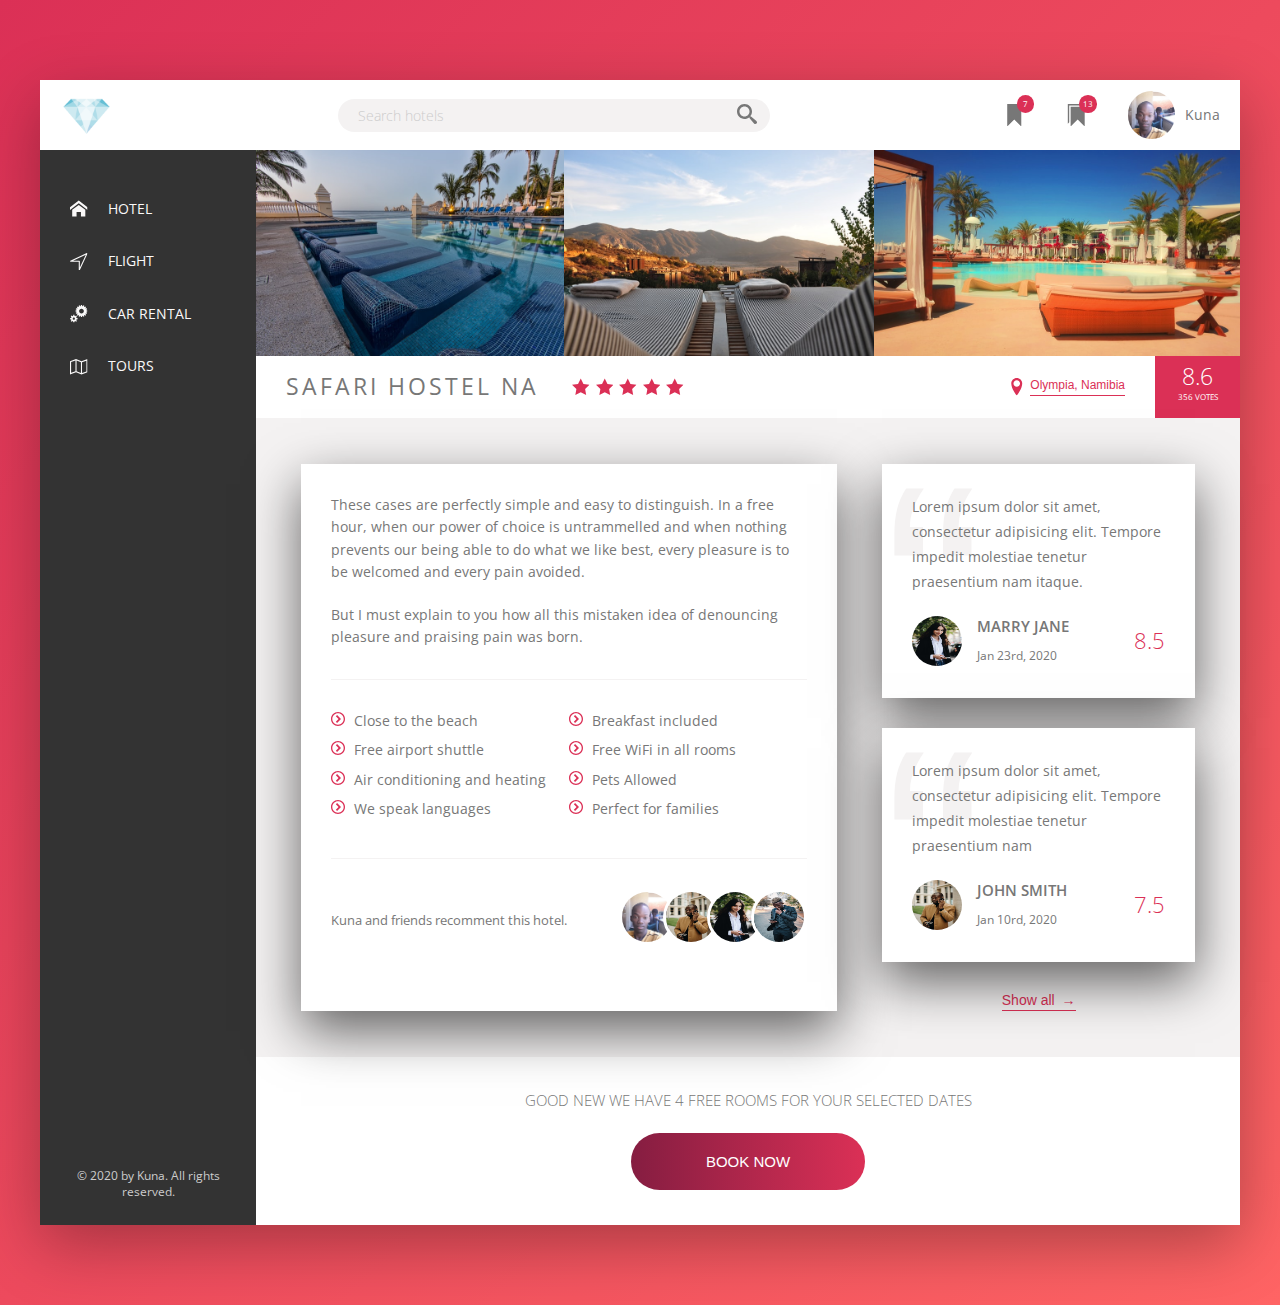
<file: flex-box/index.html>
<!DOCTYPE html>
<html lang="en">
<head>
    <meta charset="UTF-8">
    <meta name="viewport" content="width=device-width, initial-scale=1.0">
    <meta http-equiv="X-UA-Compatible" content="ie=edge">
    <link href="https://fonts.googleapis.com/css?family=Open+Sans:300i,400,600,700&display=swap" rel="stylesheet">
    <link rel="stylesheet" href="css/style.css">
    <title>Flex-Box in Action</title>
</head>
<body>
  <div class="container">
    <header class="header">
      <img src="img/diamond.png" alt="Logo" class="logo">

      <form action="#" class="search">
        <input type="text" class="search__input" placeholder="Search hotels">
        <button class="search__button">
          <svg class="search__icon">
            <use xlink:href="img/sprite.svg#icon-search"></use>
          </svg>
        </button>
      </form>

      <nav class="user-nav">
        <div class="user-nav_icon-box">
          <svg class="user-nav__icon">
            <use xlink:href="img/sprite.svg#icon-bookmark"></use>
          </svg>
          <span class="user-nav_notification">7</span>
        </div>
        <div class="user-nav_icon-box">
          <svg class="user-nav__icon">
            <use xlink:href="img/sprite.svg#icon-bookmarks"></use>
          </svg>
          <span class="user-nav_notification">13</span>
        </div>
        <div class="user-nav__user">
          <img src="img/photo.jpg" alt="photo" class="user-nav__user-photo">
          <span class="span-nav__use-name">Kuna</span>
        </div>
      </nav>
    </header>

    <div class="content">
      <nav class="sidebar">
        <ul class="side-nav">
          <li class="side-nav__item">
            <a href="#" class="side-nav__link active">
              <svg class="side-nav__icon">
                <use xlink:href="img/sprite.svg#icon-home"></use>
              </svg>
              <span>Hotel</span>
            </a>
          </li>

          <li class="side-nav__item">
            <a href="#" class="side-nav__link">
              <svg class="side-nav__icon">
                <use xlink:href="img/sprite.svg#icon-compass"></use>
              </svg>
              <span>Flight</span>
            </a>
          </li>

          <li class="side-nav__item">
            <a href="#" class="side-nav__link">
              <svg class="side-nav__icon">
                <use xlink:href="img/sprite.svg#icon-cogs"></use>
              </svg>
              <span>Car rental</span>
            </a>
          </li>

          <li class="side-nav__item">
            <a href="#" class="side-nav__link">
              <svg class="side-nav__icon">
                <use xlink:href="img/sprite.svg#icon-map2"></use>
              </svg>
              <span>Tours</span>
            </a>
          </li>
        </ul>

        <div class="legal">
          &copy; 2020 by Kuna. All rights reserved.
        </div>

      </nav>
      <main class="hotel-view">
        <div class="gallery">
          <figure class="gallery__item">
            <img src="img/hotel-1.jpg" alt="hotel 1" class="gallery__photo">
          </figure>
          <figure class="gallery__item">
            <img src="img/hotel-0.jpg" alt="hotel 2" class="gallery__photo">
          </figure>
          <figure class="gallery__item">
            <img src="img/hotel-5.jpg" alt="hotel 3" class="gallery__photo">
          </figure>
        </div>

        <div class="overview">
          <h1 class="overview__heading">
            Safari Hostel NA
          </h1>
          <div class="overview__stars">
            <svg class="overview__icon-star">
              <use xlink:href="img/sprite.svg#icon-star-full"></use>
            </svg>
            <svg class="overview__icon-star">
              <use xlink:href="img/sprite.svg#icon-star-full"></use>
            </svg>
            <svg class="overview__icon-star">
              <use xlink:href="img/sprite.svg#icon-star-full"></use>
            </svg>
            <svg class="overview__icon-star">
              <use xlink:href="img/sprite.svg#icon-star-full"></use>
            </svg>
            <svg class="overview__icon-star">
              <use xlink:href="img/sprite.svg#icon-star-full"></use>
            </svg>
          </div>
          <div class="overview__location">
            <svg class="overview__icon-location">
              <use xlink:href="img/sprite.svg#icon-location"></use>
            </svg>
            <button class="btn-inline">Olympia, Namibia</button>
          </div>
          <div class="overview__rating">
            <div class="overview__rating--average">8.6</div>
            <div class="overview__rating-count">356 votes</div>
          </div>
        </div>

        <div class="detail">
          <div class="description">
            <p class="paragraph">
              These cases are perfectly simple and easy to distinguish. In a free hour, when our power of choice is untrammelled and when nothing prevents our being able to do what we like best, every pleasure is to be welcomed and every pain avoided.
            </p>
            <p class="paragraph">
              But I must explain to you how all this mistaken idea of denouncing pleasure and praising pain was born.
            </p>
            <ul class="list">
              <li class="list__item">Close to the beach</li>
              <li class="list__item">Breakfast  included</li>
              <li class="list__item">Free airport shuttle</li>
              <li class="list__item">Free WiFi in all rooms</li>
              <li class="list__item">Air conditioning and heating</li>
              <li class="list__item">Pets Allowed</li>
              <li class="list__item">We speak languages</li>
              <li class="list__item">Perfect for families</li>
            </ul>
            <div class="recommend">
              <p class="recommend__count">
                Kuna and friends recomment this hotel.
              </p>
              <div class="recommend__friends">
                <img src="img/photo.jpg" alt="photo" class="recommend__photo">
                <img src="img/photo-4.jpg" alt="photo" class="recommend__photo">
                <img src="img/photo-2.jpg" alt="photo" class="recommend__photo">
                <img src="img/photo-5.jpg" alt="photo" class="recommend__photo">
              </div>
            </div>
          </div>
          <div class="user-reviews">
            <figure class="review">
              <blockquote class="review__text">
                Lorem ipsum dolor sit amet, consectetur adipisicing elit. Tempore impedit molestiae tenetur praesentium nam itaque.
              </blockquote>
              <figcaption class="review__user">
                <img src="img/photo-2.jpg" alt="" class="review__photo">
                <div class="review__user-box">
                  <p class="review__user-name">Marry Jane</p>
                  <p class="review__user-date">Jan 23rd, 2020</p>
                </div>
                <div class="review__rating">8.5</div>
              </figcaption>
            </figure>
            <figure class="review">
              <blockquote class="review__text">
                Lorem ipsum dolor sit amet, consectetur adipisicing elit. Tempore impedit molestiae tenetur praesentium nam
              </blockquote>
              <figcaption class="review__user">
                <img src="img/photo-4.jpg" alt="" class="review__photo">
                <div class="review__user-box">
                  <p class="review__user-name">John Smith</p>
                  <p class="review__user-date">Jan 10rd, 2020</p>
                </div>
                <div class="review__rating">7.5</div>
              </figcaption>
            </figure>
            <button class="btn-inline span-btn">Show all <span class="span-btn">&rarr;</span></button>
          </div>
        </div>
        <div class="cta">
          <h2 class="cta__book-now">
            Good new we have 4 free rooms for your selected dates
          </h2>
          <button class="btn">
            <span class="btn__visible">Book now</span>
            <span class="btn__invisible">Only 4 rooms left</span>
          </button>
        </div>
      </main>
    </div>
  </div>
</body>
</html>
</file>
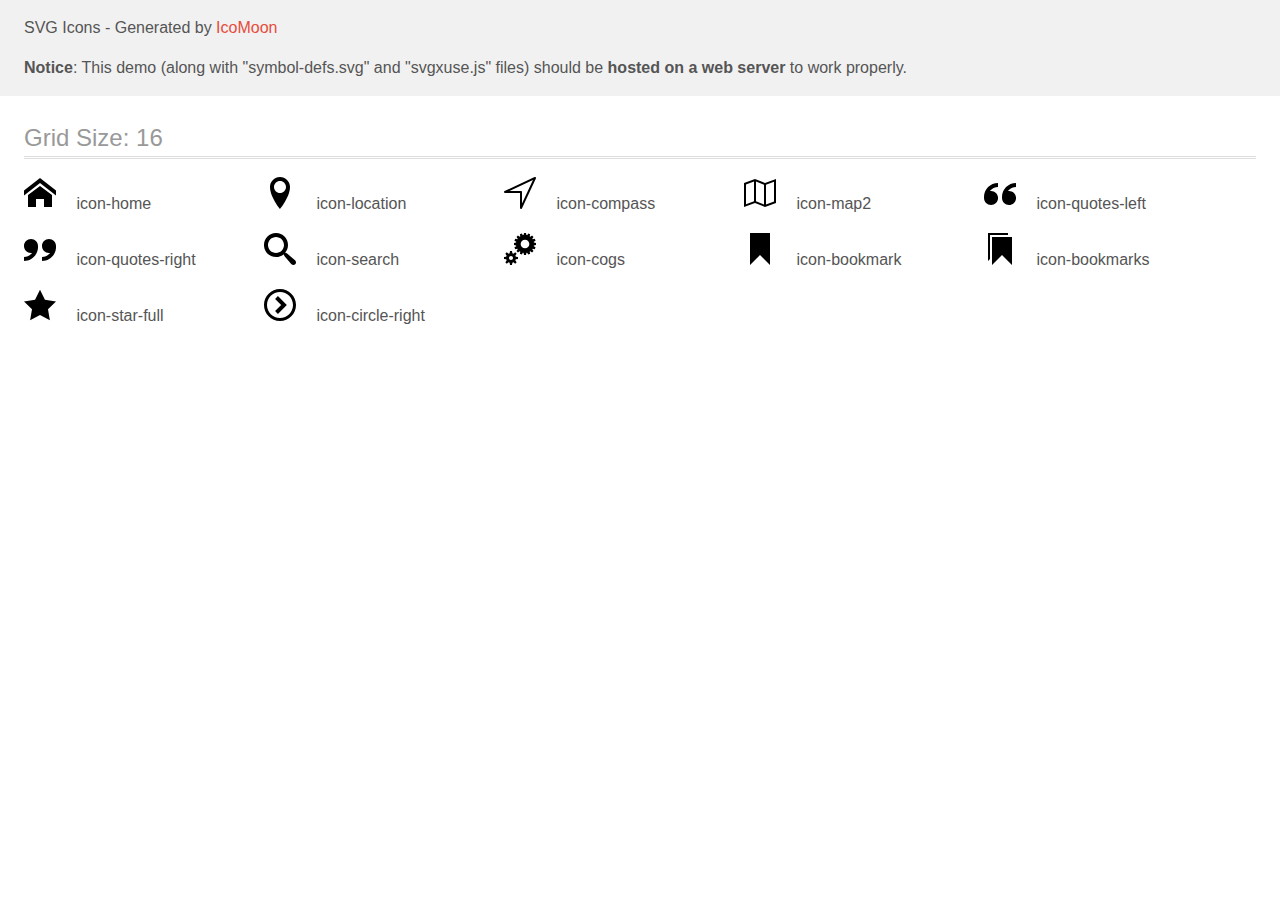
<file: flex-box/icomoon/demo-external-svg.html>
<!doctype html>
<html>
<head>
    <title>IcoMoon - SVG Icons</title>
    <meta charset="utf-8">
    <meta name="viewport" content="width=device-width, initial-scale=1">
    <link rel="stylesheet" href="demo-files/demo.css">
    <link rel="stylesheet" href="style.css">
</head>
<body>
<header class="bgc1 clearfix">
<div class="mhl">
    <p>SVG Icons - Generated by <a href="https://icomoon.io/app">IcoMoon</a></p><p><strong>Notice</strong>: This demo (along with "symbol-defs.svg" and "svgxuse.js" files) should be <b>hosted on a web server</b> to work properly.</p>
</div>
</header>
    <div class="clearfix mhl ptl">
        <h1 class="mvm mtn fgc1">Grid Size: 16</h1>
        <div class="glyph fs1">
            <div class="clearfix pbs">
                <svg class="icon icon-home"><use xlink:href="symbol-defs.svg#icon-home"></use></svg><span class="name"> icon-home</span>
            </div>
        </div>
        <div class="glyph fs1">
            <div class="clearfix pbs">
                <svg class="icon icon-location"><use xlink:href="symbol-defs.svg#icon-location"></use></svg><span class="name"> icon-location</span>
            </div>
        </div>
        <div class="glyph fs1">
            <div class="clearfix pbs">
                <svg class="icon icon-compass"><use xlink:href="symbol-defs.svg#icon-compass"></use></svg><span class="name"> icon-compass</span>
            </div>
        </div>
        <div class="glyph fs1">
            <div class="clearfix pbs">
                <svg class="icon icon-map2"><use xlink:href="symbol-defs.svg#icon-map2"></use></svg><span class="name"> icon-map2</span>
            </div>
        </div>
        <div class="glyph fs1">
            <div class="clearfix pbs">
                <svg class="icon icon-quotes-left"><use xlink:href="symbol-defs.svg#icon-quotes-left"></use></svg><span class="name"> icon-quotes-left</span>
            </div>
        </div>
        <div class="glyph fs1">
            <div class="clearfix pbs">
                <svg class="icon icon-quotes-right"><use xlink:href="symbol-defs.svg#icon-quotes-right"></use></svg><span class="name"> icon-quotes-right</span>
            </div>
        </div>
        <div class="glyph fs1">
            <div class="clearfix pbs">
                <svg class="icon icon-search"><use xlink:href="symbol-defs.svg#icon-search"></use></svg><span class="name"> icon-search</span>
            </div>
        </div>
        <div class="glyph fs1">
            <div class="clearfix pbs">
                <svg class="icon icon-cogs"><use xlink:href="symbol-defs.svg#icon-cogs"></use></svg><span class="name"> icon-cogs</span>
            </div>
        </div>
        <div class="glyph fs1">
            <div class="clearfix pbs">
                <svg class="icon icon-bookmark"><use xlink:href="symbol-defs.svg#icon-bookmark"></use></svg><span class="name"> icon-bookmark</span>
            </div>
        </div>
        <div class="glyph fs1">
            <div class="clearfix pbs">
                <svg class="icon icon-bookmarks"><use xlink:href="symbol-defs.svg#icon-bookmarks"></use></svg><span class="name"> icon-bookmarks</span>
            </div>
        </div>
        <div class="glyph fs1">
            <div class="clearfix pbs">
                <svg class="icon icon-star-full"><use xlink:href="symbol-defs.svg#icon-star-full"></use></svg><span class="name"> icon-star-full</span>
            </div>
        </div>
        <div class="glyph fs1">
            <div class="clearfix pbs">
                <svg class="icon icon-circle-right"><use xlink:href="symbol-defs.svg#icon-circle-right"></use></svg><span class="name"> icon-circle-right</span>
            </div>
        </div>
  </div>
<script defer src="svgxuse.js"></script>
</body>
</html>
</file>
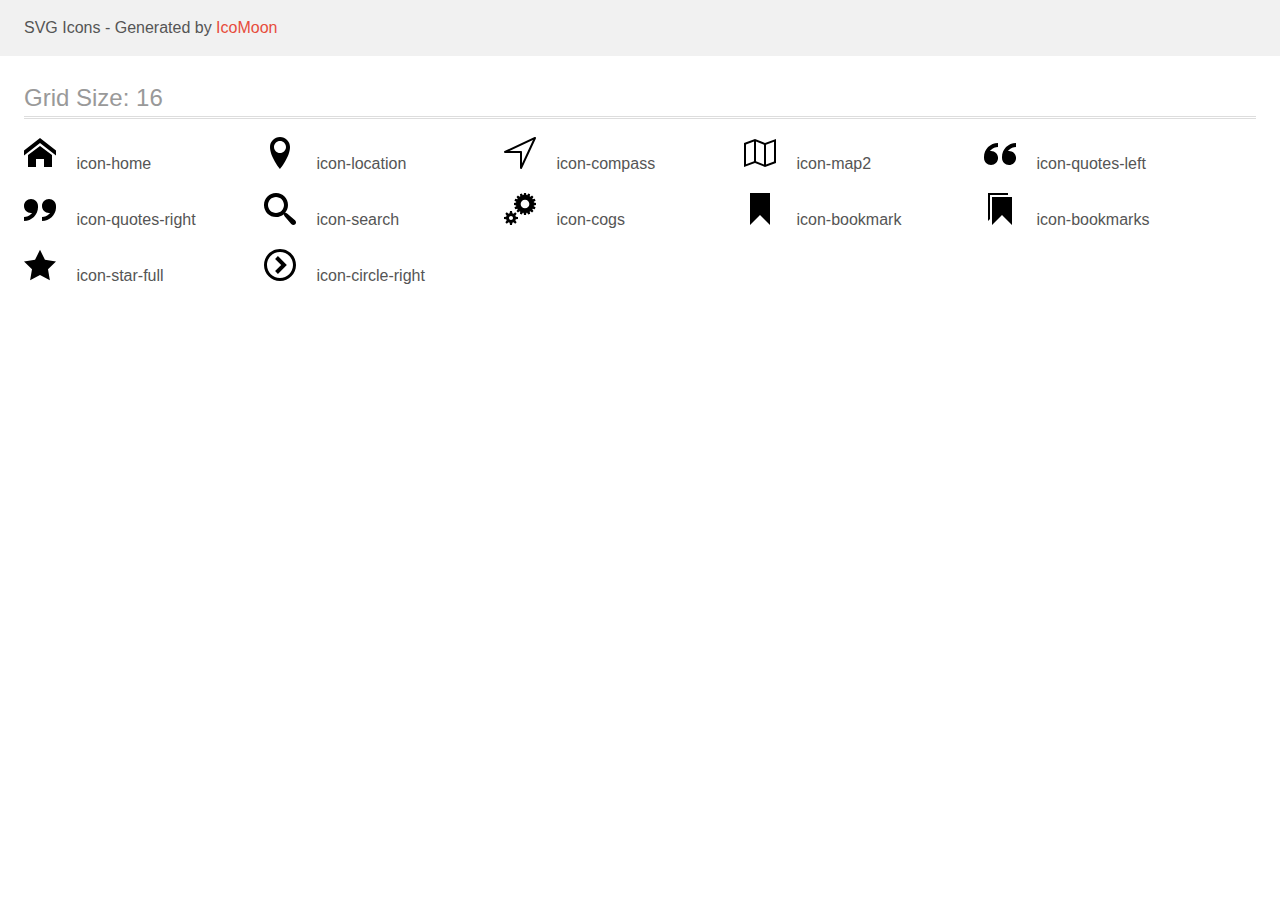
<file: flex-box/icomoon/demo.html>
<!doctype html>
<html>
<head>
    <title>IcoMoon - SVG Icons</title>
    <meta charset="utf-8">
    <meta name="viewport" content="width=device-width, initial-scale=1">
    <link rel="stylesheet" href="demo-files/demo.css">
    <link rel="stylesheet" href="style.css">
</head>
<body>
<svg aria-hidden="true" style="position: absolute; width: 0; height: 0; overflow: hidden;" version="1.1" xmlns="http://www.w3.org/2000/svg" xmlns:xlink="http://www.w3.org/1999/xlink">
<defs>
<symbol id="icon-home" viewBox="0 0 32 32">
<title>home</title>
<path d="M32 18.451l-16-12.42-16 12.42v-5.064l16-12.42 16 12.42zM28 18v12h-8v-8h-8v8h-8v-12l12-9z"></path>
</symbol>
<symbol id="icon-location" viewBox="0 0 32 32">
<title>location</title>
<path d="M16 0c-5.523 0-10 4.477-10 10 0 10 10 22 10 22s10-12 10-22c0-5.523-4.477-10-10-10zM16 16c-3.314 0-6-2.686-6-6s2.686-6 6-6 6 2.686 6 6-2.686 6-6 6z"></path>
</symbol>
<symbol id="icon-compass" viewBox="0 0 32 32">
<title>compass</title>
<path d="M17 32c-0.072 0-0.144-0.008-0.217-0.024-0.458-0.102-0.783-0.507-0.783-0.976v-15h-15c-0.469 0-0.875-0.326-0.976-0.783s0.129-0.925 0.553-1.123l30-14c0.381-0.178 0.833-0.098 1.13 0.199s0.377 0.749 0.199 1.13l-14 30c-0.167 0.358-0.524 0.577-0.906 0.577zM5.508 14h11.492c0.552 0 1 0.448 1 1v11.492l10.931-23.423-23.423 10.931z"></path>
</symbol>
<symbol id="icon-map2" viewBox="0 0 32 32">
<title>map2</title>
<path d="M21 6l-10-4-11 4v24l11-4 10 4 11-4v-24l-11 4zM12 4.554l8 3.2v19.692l-8-3.2v-19.692zM2 7.401l8-2.909v19.744l-8 2.909v-19.744zM30 24.599l-8 2.909v-19.744l8-2.909v19.744z"></path>
</symbol>
<symbol id="icon-quotes-left" viewBox="0 0 32 32">
<title>quotes-left</title>
<path d="M7.031 14c3.866 0 7 3.134 7 7s-3.134 7-7 7-7-3.134-7-7l-0.031-1c0-7.732 6.268-14 14-14v4c-2.671 0-5.182 1.040-7.071 2.929-0.364 0.364-0.695 0.751-0.995 1.157 0.357-0.056 0.724-0.086 1.097-0.086zM25.031 14c3.866 0 7 3.134 7 7s-3.134 7-7 7-7-3.134-7-7l-0.031-1c0-7.732 6.268-14 14-14v4c-2.671 0-5.182 1.040-7.071 2.929-0.364 0.364-0.695 0.751-0.995 1.157 0.358-0.056 0.724-0.086 1.097-0.086z"></path>
</symbol>
<symbol id="icon-quotes-right" viewBox="0 0 32 32">
<title>quotes-right</title>
<path d="M25 20c-3.866 0-7-3.134-7-7s3.134-7 7-7 7 3.134 7 7l0.031 1c0 7.732-6.268 14-14 14v-4c2.671 0 5.182-1.040 7.071-2.929 0.364-0.364 0.695-0.75 0.995-1.157-0.357 0.056-0.724 0.086-1.097 0.086zM7 20c-3.866 0-7-3.134-7-7s3.134-7 7-7 7 3.134 7 7l0.031 1c0 7.732-6.268 14-14 14v-4c2.671 0 5.182-1.040 7.071-2.929 0.364-0.364 0.695-0.75 0.995-1.157-0.357 0.056-0.724 0.086-1.097 0.086z"></path>
</symbol>
<symbol id="icon-search" viewBox="0 0 32 32">
<title>search</title>
<path d="M31.008 27.231l-7.58-6.447c-0.784-0.705-1.622-1.029-2.299-0.998 1.789-2.096 2.87-4.815 2.87-7.787 0-6.627-5.373-12-12-12s-12 5.373-12 12 5.373 12 12 12c2.972 0 5.691-1.081 7.787-2.87-0.031 0.677 0.293 1.515 0.998 2.299l6.447 7.58c1.104 1.226 2.907 1.33 4.007 0.23s0.997-2.903-0.23-4.007zM12 20c-4.418 0-8-3.582-8-8s3.582-8 8-8 8 3.582 8 8-3.582 8-8 8z"></path>
</symbol>
<symbol id="icon-cogs" viewBox="0 0 32 32">
<title>cogs</title>
<path d="M11.366 22.564l1.291-1.807-1.414-1.414-1.807 1.291c-0.335-0.187-0.694-0.337-1.071-0.444l-0.365-2.19h-2l-0.365 2.19c-0.377 0.107-0.736 0.256-1.071 0.444l-1.807-1.291-1.414 1.414 1.291 1.807c-0.187 0.335-0.337 0.694-0.443 1.071l-2.19 0.365v2l2.19 0.365c0.107 0.377 0.256 0.736 0.444 1.071l-1.291 1.807 1.414 1.414 1.807-1.291c0.335 0.187 0.694 0.337 1.071 0.444l0.365 2.19h2l0.365-2.19c0.377-0.107 0.736-0.256 1.071-0.444l1.807 1.291 1.414-1.414-1.291-1.807c0.187-0.335 0.337-0.694 0.444-1.071l2.19-0.365v-2l-2.19-0.365c-0.107-0.377-0.256-0.736-0.444-1.071zM7 27c-1.105 0-2-0.895-2-2s0.895-2 2-2 2 0.895 2 2-0.895 2-2 2zM32 12v-2l-2.106-0.383c-0.039-0.251-0.088-0.499-0.148-0.743l1.799-1.159-0.765-1.848-2.092 0.452c-0.132-0.216-0.273-0.426-0.422-0.629l1.219-1.761-1.414-1.414-1.761 1.219c-0.203-0.149-0.413-0.29-0.629-0.422l0.452-2.092-1.848-0.765-1.159 1.799c-0.244-0.059-0.492-0.109-0.743-0.148l-0.383-2.106h-2l-0.383 2.106c-0.251 0.039-0.499 0.088-0.743 0.148l-1.159-1.799-1.848 0.765 0.452 2.092c-0.216 0.132-0.426 0.273-0.629 0.422l-1.761-1.219-1.414 1.414 1.219 1.761c-0.149 0.203-0.29 0.413-0.422 0.629l-2.092-0.452-0.765 1.848 1.799 1.159c-0.059 0.244-0.109 0.492-0.148 0.743l-2.106 0.383v2l2.106 0.383c0.039 0.251 0.088 0.499 0.148 0.743l-1.799 1.159 0.765 1.848 2.092-0.452c0.132 0.216 0.273 0.426 0.422 0.629l-1.219 1.761 1.414 1.414 1.761-1.219c0.203 0.149 0.413 0.29 0.629 0.422l-0.452 2.092 1.848 0.765 1.159-1.799c0.244 0.059 0.492 0.109 0.743 0.148l0.383 2.106h2l0.383-2.106c0.251-0.039 0.499-0.088 0.743-0.148l1.159 1.799 1.848-0.765-0.452-2.092c0.216-0.132 0.426-0.273 0.629-0.422l1.761 1.219 1.414-1.414-1.219-1.761c0.149-0.203 0.29-0.413 0.422-0.629l2.092 0.452 0.765-1.848-1.799-1.159c0.059-0.244 0.109-0.492 0.148-0.743l2.106-0.383zM21 15.35c-2.402 0-4.35-1.948-4.35-4.35s1.948-4.35 4.35-4.35 4.35 1.948 4.35 4.35c0 2.402-1.948 4.35-4.35 4.35z"></path>
</symbol>
<symbol id="icon-bookmark" viewBox="0 0 32 32">
<title>bookmark</title>
<path d="M6 0v32l10-10 10 10v-32z"></path>
</symbol>
<symbol id="icon-bookmarks" viewBox="0 0 32 32">
<title>bookmarks</title>
<path d="M8 4v28l10-10 10 10v-28zM24 0h-20v28l2-2v-24h18z"></path>
</symbol>
<symbol id="icon-star-full" viewBox="0 0 32 32">
<title>star-full</title>
<path d="M32 12.408l-11.056-1.607-4.944-10.018-4.944 10.018-11.056 1.607 8 7.798-1.889 11.011 9.889-5.199 9.889 5.199-1.889-11.011 8-7.798z"></path>
</symbol>
<symbol id="icon-circle-right" viewBox="0 0 32 32">
<title>circle-right</title>
<path d="M16 0c-8.837 0-16 7.163-16 16s7.163 16 16 16 16-7.163 16-16-7.163-16-16-16zM16 29c-7.18 0-13-5.82-13-13s5.82-13 13-13 13 5.82 13 13-5.82 13-13 13z"></path>
<path d="M11.086 22.086l2.829 2.829 8.914-8.914-8.914-8.914-2.828 2.828 6.086 6.086z"></path>
</symbol>
</defs>
</svg>

<header class="bgc1 clearfix">
<div class="mhl">
    <p>SVG Icons - Generated by <a href="https://icomoon.io/app">IcoMoon</a></p>
</div>
</header>
    <div class="clearfix mhl ptl">
        <h1 class="mvm mtn fgc1">Grid Size: 16</h1>
        <div class="glyph fs1">
            <div class="clearfix pbs">
                <svg class="icon icon-home"><use xlink:href="#icon-home"></use></svg><span class="name"> icon-home</span>
            </div>
        </div>
        <div class="glyph fs1">
            <div class="clearfix pbs">
                <svg class="icon icon-location"><use xlink:href="#icon-location"></use></svg><span class="name"> icon-location</span>
            </div>
        </div>
        <div class="glyph fs1">
            <div class="clearfix pbs">
                <svg class="icon icon-compass"><use xlink:href="#icon-compass"></use></svg><span class="name"> icon-compass</span>
            </div>
        </div>
        <div class="glyph fs1">
            <div class="clearfix pbs">
                <svg class="icon icon-map2"><use xlink:href="#icon-map2"></use></svg><span class="name"> icon-map2</span>
            </div>
        </div>
        <div class="glyph fs1">
            <div class="clearfix pbs">
                <svg class="icon icon-quotes-left"><use xlink:href="#icon-quotes-left"></use></svg><span class="name"> icon-quotes-left</span>
            </div>
        </div>
        <div class="glyph fs1">
            <div class="clearfix pbs">
                <svg class="icon icon-quotes-right"><use xlink:href="#icon-quotes-right"></use></svg><span class="name"> icon-quotes-right</span>
            </div>
        </div>
        <div class="glyph fs1">
            <div class="clearfix pbs">
                <svg class="icon icon-search"><use xlink:href="#icon-search"></use></svg><span class="name"> icon-search</span>
            </div>
        </div>
        <div class="glyph fs1">
            <div class="clearfix pbs">
                <svg class="icon icon-cogs"><use xlink:href="#icon-cogs"></use></svg><span class="name"> icon-cogs</span>
            </div>
        </div>
        <div class="glyph fs1">
            <div class="clearfix pbs">
                <svg class="icon icon-bookmark"><use xlink:href="#icon-bookmark"></use></svg><span class="name"> icon-bookmark</span>
            </div>
        </div>
        <div class="glyph fs1">
            <div class="clearfix pbs">
                <svg class="icon icon-bookmarks"><use xlink:href="#icon-bookmarks"></use></svg><span class="name"> icon-bookmarks</span>
            </div>
        </div>
        <div class="glyph fs1">
            <div class="clearfix pbs">
                <svg class="icon icon-star-full"><use xlink:href="#icon-star-full"></use></svg><span class="name"> icon-star-full</span>
            </div>
        </div>
        <div class="glyph fs1">
            <div class="clearfix pbs">
                <svg class="icon icon-circle-right"><use xlink:href="#icon-circle-right"></use></svg><span class="name"> icon-circle-right</span>
            </div>
        </div>
  </div>
<script defer src="svgxuse.js"></script>
</body>
</html>
</file>
<file: flex-box/css/style.css>
:root {
	--color-primary:  #851d41;
	--color-primary-dark: #db3056;
	--color-primary-light: #ff6464;
	--color-grey-light-1: #faf9f9;
	--color-grey-light-2: #f4f2f2;
	--color-grey-light-3: #f0eeee;
	--color-grey-light-4: #ccc;
	--color-grey-dark-1: #333;
	--color-grey-dark-2: #777;
	--color-grey-dark-3 #999;
	--shadow-dark: 0 2rem 6rem rgba(0, 0, 0, 0.3);
	--shadow-light: 0 2rem 5rem rgba(0, 0, 0, 0.6);
	--line: 1px solid var(--color-grey-light-2);
}
* {
	margin: 0;
	padding: 0;
}

*,
*::before,
*::after {
	box-sizing: inherit;
}
html {
	box-sizing: border-box;
	font-size: 62.5%;
}
body {
	background-color: #851d41;
	font-family: 'Open Sans', sans-serif;
	font-weight: 400;
	line-height: 1.6rem;
	color: var(--color-grey-dark-2);
	background-image: linear-gradient(to right bottom, var(--color-primary-dark), var(--color-primary-light));
	background-size: cover;
	background-repeat: no-repeat;
	min-height: 100vh;
}
.container {
	max-width: 120rem;
	margin: 8rem auto;
	background-color: var(--color-grey-light-2);
	box-shadow: var(--shadow-dark);
	min-height: 50rem;
}
.header {
	font-size: 1.4rem;
	height: 7rem;
	background-color: #fff;
	border-bottom: var(--color-grey-dark-2);

	display: flex;
	justify-content: space-between;
	align-items: center;
}
/* logo */
.logo {
	height: 5.25rem;
	margin-left: 2rem;
}
/* search */
.search {
	flex: 0 0 40%;
	display: flex;
	align-items: center;
	justify-content: center;
}
.search__input {
	font-family: inherit;
	font-size: inherit;
	color: inherit;
	background-color: var(--color-grey-light-2);
	border: none;
	padding: .7rem 2rem;
	border-radius: 100px;
	width: 90%;
	transition: all .3s;
	margin-right: -3.25rem;
}
.search__input:focus {
	outline: none;
	width: 100%;
	background-color: var(--color-grey-light-3);
}
.search__input:focus + .search__button {
	background-color: var(--color-grey-light-3);
}
.search__input::-webkit-input-placeholder {
	font-size: ;
	font-weight: 100;
	color: #ccc;
}
.search__button {
	border: none;
	background-color: var(--color-grey-light-2);
}
.search__button:focus {
	outline: none;
}
.search__button:active {
	transform: translateY(2px);
}
.search__icon {
	height: 2rem;
	width: 2rem;
	fill: var(--color-grey-dark-2);
}
/* user nav */
.user-nav {
	align-self: stretch;
	display: flex;
	align-items: center;
}
.user-nav > * {
	padding: 0 2rem;
	cursor: pointer;
	height: 100%;
	display: flex;
	align-items: center;

	transition: all .3s;
}
.user-nav > *:hover {
	/* background-color: var(--color-grey-light-2); */
	transform: skewX(0) skewY(0) scale(1.3);
}
.user-nav_icon-box {
	position: relative;
}
.user-nav__icon {
	height: 2.25rem;
	width: 2.25rem;
	fill: var(--color-grey-dark-2);
}
.user-nav_notification {
	font-size: .8rem;
	height: 1.75rem;
	width: 1.75rem;
	border-radius: 50%;
	background-color: var(--color-primary-dark);
	color: #fff;
	position: absolute;
	top: 1.5rem;
	right: 1.1rem;

	display: flex;
	justify-content: center;
	align-items: center;
}
.user-nav__user-photo{
	height: 4.75rem;
	border-radius: 50%;
	margin-right: 1rem;
}

/* content and side nav */
.content {
	display: flex;
}
.sidebar {
	background-color: var(--color-grey-dark-1);
	flex: 0 0 18%;

	display: flex;
	flex-direction: column;
	justify-content: space-between;
}
.side-nav {
	font-size: 1.4rem;
	list-style: none;
	margin-top: 3.5rem;
}
.side-nav__item {
	position: relative;

	transition: all .5s;
}
.side-nav__item:not(:last-child) {
	margin-bottom: .5rem;
}
.side-nav__item:hover {
	transform: skewY(0) skewX(0) scale(1);
	box-shadow: 0 .5rem 1rem rgba(0, 0, 0, 0.5);
}
.side-nav__link {
}
.side-nav__link:link,
.side-nav__link:visited {
	color: var(--color-grey-light-1);
	text-decoration: none;
	text-transform: uppercase;
	display: block;
	padding: 1.5rem 3rem;

	display: flex;
	align-items: center;
}
.side-nav__icon {
	width: 1.75rem;
	height: 1.75rem;
	margin-right: 2rem;
	fill: currentColor;
}

/* legal text */
.legal {
	font-size: 1.2rem;
	color: var(--color-grey-light-4);
	text-align: center;
	padding: 2.5rem;
}

/* gallery */
.gallery {
	display: flex;

}
.gallery__photo {
	height: ;
	width: 100%;
	display: block;
}
.gallery__item {}

/* overview */
.hotel-view {
	background-color: #fff;
	flex: 1;
}
.overview {
	display: flex;
	align-items: center;
	justify-content: space-between;
	border-bottom: 1px solid var(--color-grey-light-2);
}
.overview__heading {
	font-size: 2.25rem;
	font-weight: 400;
	text-transform: uppercase;
	letter-spacing: 3px;
	padding: 1.5rem 3rem;
}
.overview__stars {
	/* flex: 1; */
	display: flex;
	margin-right: auto;
}
.overview__icon-star{
	margin: auto 3px;
}
.overview__icon-star,
.overview__icon-location {
	height: 1.75rem;
	width: 1.75rem;
	fill: var(--color-primary-dark);

	transition: all .5s;
}
.overview__icon-star:hover {
	transform: skewX(10deg) skewY(5deg) scale(1.5);
}
.overview__icon-location{
	margin-right: .5rem;
}
.overview__location {
	font-size: 1.2rem;
	display: flex;
	vertical-align: center;
}
.overview__rating{
	background-color: var(--color-primary-dark);
	margin-left: 3rem;
	color: #fff;
	padding: 1.3rem 2.25rem;
	align-self: stretch;

	display: flex;
	align-items: center;
	justify-content: center;
	flex-direction: column;
}
.overview__rating--average {
	font-size: 2.25rem;
	font-weight: 300;
	margin-bottom: 4px;
}
.overview__rating-count {
	font-size: .8rem;
	text-transform: uppercase;
}
.btn-inline {
	border: none;
	color: var(--color-primary-dark);
	font-size: inherit;
	border-bottom: 1px solid currentColor;
	padding-bottom: 2px;
	display: inline-block;
	background-color: transparent;
	cursor: pointer;
	transition: all .2s;

}
.overview__location:hover {
	color: var(--color-primary);
	animation: pulsate .8s infinite;
}

@keyframes pulsate {
	0% {
		transform: scale(1);
		box-shadow: none;
	}
	50% {
		transform: scale(1.05);
		box-shadow: 0 1rem 4rem rgba(0, 0, 0, 0.25);
	}
	100% {
		transform: scale(1);
		box-shadow: none;
	}
}
.detail {
	font-size: 1.4rem;
	padding: 4.5rem;
	background-color: var(--color-grey-light-2);
	border-bottom: var(--line);
	display: flex;
}
.description {
	background-color: #fff;
	box-shadow: var(--shadow-light);
	line-height: 2.25rem;
	padding: 3rem;
	flex: 0 0 60%;
	margin-right: 4.5rem;
}
/* paragraph */
.paragraph:not(:last-of-type) {
	margin-bottom: 2rem;
}
/* list */
.list {
	list-style: none;
	margin: 3rem 0;
	padding: 3rem 0;
	border-top: var(--line);
	border-bottom: var(--line);

	display: flex;
	flex-wrap: wrap;
}
.list__item {
	flex: 0 0 50%;
	margin-bottom: .7rem;
}
.list__item::before {
	content: "";
	display: inline-block;
	height: 1.4rem;
	width: 1.4rem;
	/* border-radius: 50%; */
	margin-right: .9rem;

	/* older browsers */
	/* background-image: url(../img/SVG/circle-right.svg);
	background-size: cover; */

	/* newer browsers */
	background-color: var(--color-primary-dark);
	-webkit-mask-image: url(../img/SVG/circle-right.svg);
	-webkit-mask-size: cover;
	mask-image: url(../img/SVG/circle-right.svg);
	mask-size: cover;
}
/* recommend */
.recommend {
	font-size: 1.3rem;
	color: var(--color-grey-dark-2);

	display: flex;
	align-items: center;
}
.recommend__count {
	margin-right: auto;
}
.recommend__friends {}
.recommend__photo {
	box-sizing: content-box;
	height: 5rem;
	width: 5rem;
	border-radius: 50%;
	border: .3rem solid #fff;
}
.recommend__photo:not(:last-child) {
	margin-right: -1.5rem;
}
/*  reviews */
.user-reviews {
	flex: 1;

	display: flex;
	flex-direction: column;
	align-items: center;
}
.review {
	line-height: 2.5rem;
	background-color: #fff;
	box-shadow: var(--shadow-light);
	padding: 3rem;
	position: relative;
	overflow: hidden;
}
.review::before {
	content: "\201C";
	position: absolute;
	top: -2.3rem;
	left: 1px;
	line-height: 1;
	font-size: 30rem;
	color: var(--color-grey-light-2);
	font-family: sans-serif;
	z-index: 1;
}
.review:not(:last-child) {
	margin-bottom: 3rem;
}
.review__text {
	margin-bottom: 2rem;
	z-index: 10;
	position: relative;
}
.review__user {
	display: flex;
	align-items: center;
	transition: all .7s;
}
.review__photo {
	height: 5rem;
	width: 5rem;
	border-radius: 50%;
	margin-right: 1.5rem;
}
.review__user:hover {
	transform: skewX(0) skewX(0) scale(1.2);
	box-shadow: 0 .5rem 1rem rgba(0, 0, 0, 0.5);
}
.review__user-box {
	margin-right: auto;
}
.review__user-name {
	font-size: 1.5rem;
	text-transform: uppercase;
	font-weight: 600;
	margin-bottom: .4rem;
}
.review__user-date {
	font-size: 1.2rem;
	color: var(--color-grey-dark-2);
}
.review__rating {
	color: var(--color-primary-dark);
	font-size: 2.2rem;
	font-weight: 300;
}
.btn-inline span {
	margin-left: .3rem;
}
.span-btn:hover {
	color: var(--color-primary-light);
	transform: skewX(0) skewX(0) scale(1.2);
}

/* call to action */
.cta {
	padding: 3.5rem 0;
	text-align: center;

}
.cta__book-now {
	text-transform: uppercase;
	font-size: 1.5rem;
	font-weight: 300;
	margin-bottom: 2.5rem;
}
.btn {
	font-size: 1.5rem;
	font-weight: 300;
	text-transform: uppercase;
	border: none;
	border-radius: 100px;
	background-image: linear-gradient(to left, var(--color-primary-dark), var(--color-primary));
	color: #fff;
	position: relative;
	overflow: hidden;
}
.btn__visible {
	padding: 2rem 7.5rem;
}
.btn > * {
	display: inline-block;
	height: 100%;
	width: 100%;
	cursor: pointer;
	transition: all .2s

}
.btn__invisible {
	position: absolute;
	padding: 2rem 0;
	left: 0;
	top: -100%;
	transition: all .2s
}

.btn:hover {
	background-image: linear-gradient(to left, var(--color-primary), var(--color-primary-dark));
}
.btn:hover .btn__visible{
	transform: translateY(100%);
}

.btn:hover .btn__invisible{
	top: 0;
}









/*  */
</file>
<file: flex-box/icomoon/demo-files/demo.css>
body {
  padding: 0;
  margin: 0;
  font-family: sans-serif;
  font-size: 1em;
  line-height: 1.5;
  color: #555;
  background: #fff;
}
h1 {
  font-size: 1.5em;
  font-weight: normal;
  box-shadow: 0 1px #ddd, 0 2px #fff, 0 3px #ddd;
}
small {
  font-size: .66666667em;
}
a {
  color: #e74c3c;
  text-decoration: none;
}
a:hover, a:focus {
  box-shadow: 0 1px #e74c3c;
}
.bshadow0, input {
  box-shadow: inset 0 -2px #e7e7e7;
}
input:hover {
  box-shadow: inset 0 -2px #ccc;
}
input, fieldset {
  font-size: 1em;
  margin: 0;
  padding: 0;
  border: 0;
}
input {
  color: inherit;
  line-height: 1.5;
  height: 1.5em;
  padding: .25em 0;
}
input:focus {
  outline: none;
  box-shadow: inset 0 -2px #449fdb;
}
.glyph {
  font-size: 16px;
  margin-right: 1.5em;
  float: left;
  width: 6em;
}
svg {
  color: #000;
}
.liga {
  width: 80%;
  width: calc(100% - 2.5em);
}
.talign-right {
  text-align: right;
}
.talign-center {
  text-align: center;
}
.bgc1 {
  background: #f1f1f1;
}
.fgc0 {
  color: #000;
}
.fgc1 {
  color: #999;
}
p {
  margin-top: 1em;
  margin-bottom: 1em;
}
.mvm {
  margin-top: .75em;
  margin-bottom: .75em;
}
.mtn {
  margin-top: 0;
}
.mtl, .mal {
  margin-top: 1.5em;
}
.mbl, .mal {
  margin-bottom: 1.5em;
}
.mal, .mhl {
  margin-left: 1.5em;
  margin-right: 1.5em;
}
.mhmm {
  margin-left: 1em;
  margin-right: 1em;
}
.ptl {
  padding-top: 1.5em;
}
.pbs, .pvs {
  padding-bottom: .25em;
}
.pvs, .pts {
  padding-top: .25em;
}
.unit {
  float: left;
}
.unitRight {
  float: right;
}
.size1of2 {
  width: 50%;
}
.size1of1 {
  width: 100%;
}
.clearfix:before, .clearfix:after {
  content: " ";
  display: table;
}
.clearfix:after {
  clear: both;
}
.hidden-true {
  display: none;
}
.textbox0 {
  width: 3em;
  background: #f1f1f1;
  padding: .25em .5em;
  line-height: 1.5;
  height: 1.5em;
}
.fs0 {
  font-size: 16px;
}
.fs1 {
  font-size: 32px;
}
.name {
  font-size: 0.5em;
  margin-left: 1em;
}
</file>
<file: flex-box/icomoon/style.css>
.icon {
  display: inline-block;
  width: 1em;
  height: 1em;
  stroke-width: 0;
  stroke: currentColor;
  fill: currentColor;
}

/* ==========================================
Single-colored icons can be modified like so:
.icon-name {
  font-size: 32px;
  color: red;
}
========================================== */
</file>
